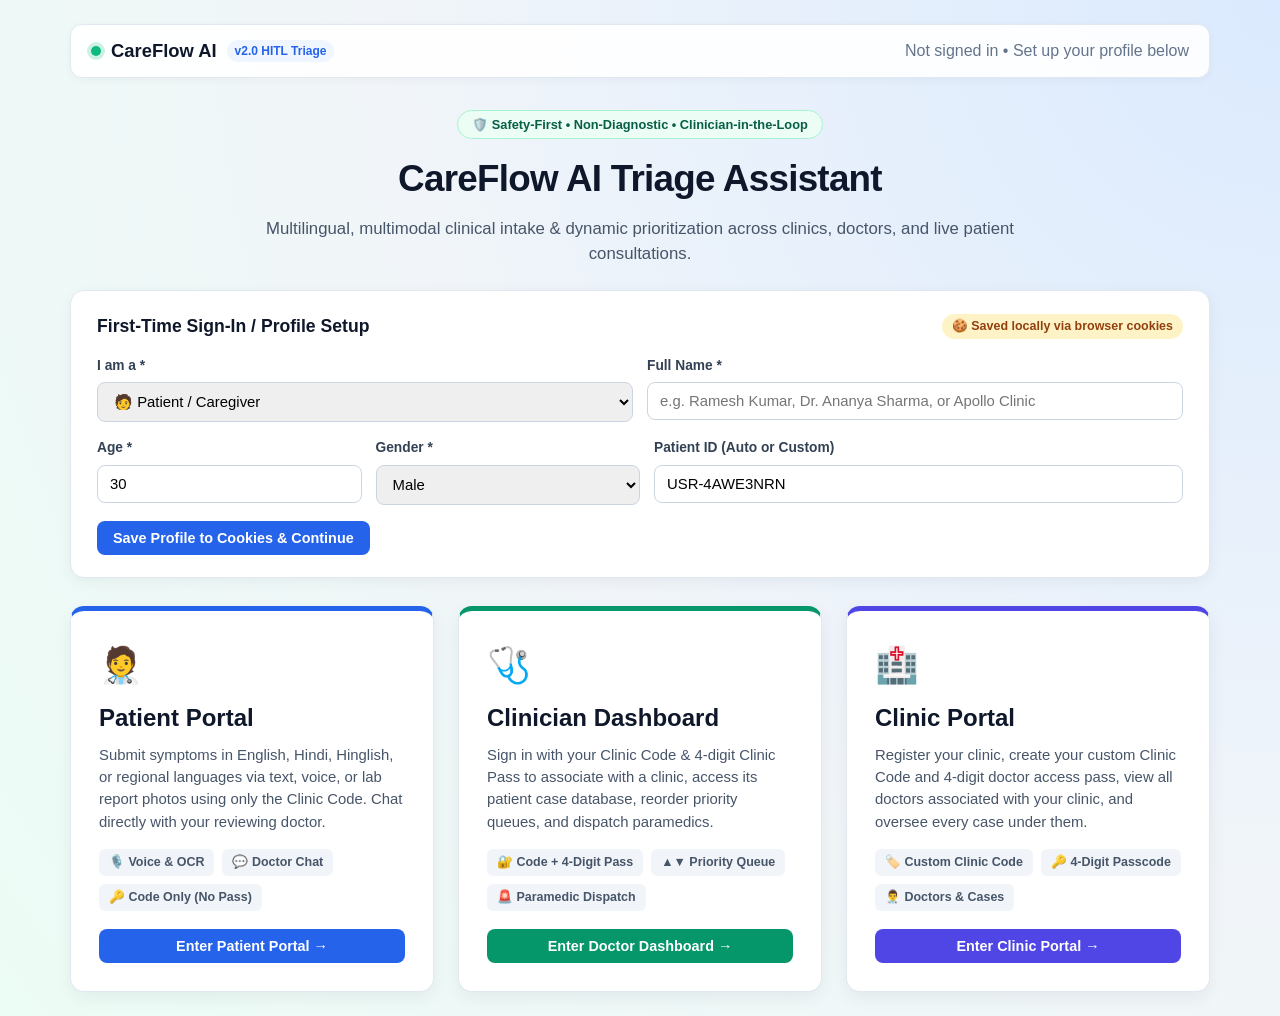
<file: index.html>
<!DOCTYPE html>
<html lang="en">
<head>
    <meta charset="UTF-8">
    <meta name="viewport" content="width=device-width, initial-scale=1.0">
    <title>CareFlow AI — Human-in-the-Loop Healthcare Triage</title>
    <link rel="stylesheet" href="style.css">
</head>
<body class="landing-body">
    <div class="landing-wrapper">
        <!-- Top Session Bar -->
        <header class="session-topbar">
            <div class="brand-logo">
                <span class="pulse-dot"></span>
                <strong>CareFlow AI</strong>
                <span class="version-pill">v2.0 HITL Triage</span>
            </div>
            <div id="userGreetingBar" class="user-greeting-bar">
                <!-- Populated dynamically from cookies -->
            </div>
        </header>

        <!-- Hero Section -->
        <div class="landing-hero">
            <div class="safety-pill">🛡️ Safety-First • Non-Diagnostic • Clinician-in-the-Loop</div>
            <h1 id="heroGreetingTitle">CareFlow AI Triage Assistant</h1>
            <p class="hero-subtitle">
                Multilingual, multimodal clinical intake &amp; dynamic prioritization across clinics, doctors, and live patient consultations.
            </p>
        </div>

        <!-- First-Time / Switch Sign-In Card -->
        <section id="authCard" class="auth-card">
            <div class="auth-card-header">
                <h3 id="authCardTitle">Quick Sign-In / Profile Setup</h3>
                <span class="cookie-badge">🍪 Saved locally via browser cookies</span>
            </div>
            <form id="cookieAuthForm" class="auth-form">
                <div class="form-row">
                    <div class="form-group half">
                        <label for="authRole">I am a *</label>
                        <select id="authRole" required>
                            <option value="patient">🧑 Patient / Caregiver</option>
                            <option value="doctor">🩺 Doctor / Healthcare Professional</option>
                            <option value="clinic">🏥 Clinic / Hospital Administration</option>
                        </select>
                    </div>
                    <div class="form-group half">
                        <label for="authName" id="authNameLabel">Full Name *</label>
                        <input type="text" id="authName" placeholder="e.g. Ramesh Kumar, Dr. Ananya Sharma, or Apollo Clinic" required>
                    </div>
                </div>

                <!-- Patient-Specific Profile Fields -->
                <div id="patientAuthFields" class="form-row">
                    <div class="form-group quarter">
                        <label for="authAge">Age *</label>
                        <input type="number" id="authAge" placeholder="32" min="1" max="120" value="30">
                    </div>
                    <div class="form-group quarter">
                        <label for="authGender">Gender *</label>
                        <select id="authGender">
                            <option value="Male">Male</option>
                            <option value="Female">Female</option>
                            <option value="Other">Other</option>
                        </select>
                    </div>
                    <div class="form-group half">
                        <label for="authPatientId">Patient ID (Auto or Custom)</label>
                        <input type="text" id="authPatientId" placeholder="e.g. USR-8492">
                    </div>
                </div>

                <!-- Doctor-Specific Profile Fields -->
                <div id="doctorAuthFields" class="form-row" style="display: none;">
                    <div class="form-group half">
                        <label for="authClinic">Associated Clinic Code *</label>
                        <input type="text" id="authClinic" placeholder="e.g. CARE-101" value="CARE-101">
                    </div>
                    <div class="form-group half">
                        <label for="authDept">Primary Department *</label>
                        <select id="authDept">
                            <option value="All">All Departments</option>
                            <option value="Emergency & Trauma">Emergency &amp; Trauma</option>
                            <option value="General Medicine">General Medicine</option>
                            <option value="Cardiology">Cardiology</option>
                            <option value="Pulmonology">Pulmonology</option>
                            <option value="Neurology">Neurology</option>
                            <option value="Orthopedics">Orthopedics</option>
                            <option value="Pediatrics">Pediatrics</option>
                            <option value="Gastroenterology">Gastroenterology</option>
                            <option value="Dermatology">Dermatology</option>
                            <option value="Psychiatry">Psychiatry</option>
                            <option value="Obstetrics & Gynecology">Obstetrics &amp; Gynecology (OB-GYN)</option>
                            <option value="ENT">ENT (Otolaryngology)</option>
                            <option value="Nephrology">Nephrology</option>
                            <option value="Oncology">Oncology</option>
                        </select>
                    </div>
                </div>

                <!-- Clinic-Specific Profile Fields -->
                <div id="clinicAuthFields" class="form-row" style="display: none;">
                    <div class="form-group half">
                        <label for="authClinicAdminCode">Clinic Code *</label>
                        <input type="text" id="authClinicAdminCode" placeholder="e.g. CARE-101" value="CARE-101" style="text-transform: uppercase;">
                    </div>
                    <div class="form-group half">
                        <label>Clinic Security Gate</label>
                        <input type="text" value="Requires 4-Digit Clinic Pass on next screen" disabled style="background:#f8fafc; color:#64748b;">
                    </div>
                </div>

                <div class="auth-actions">
                    <button type="submit" class="primary-btn">Save Profile to Cookies &amp; Continue</button>
                    <button type="button" id="clearCookieBtn" class="ghost-btn" style="display: none;">Clear Saved Profile</button>
                </div>
            </form>
        </section>

        <!-- Role Portals (Patient, Doctor, Clinic) -->
        <div class="role-selection">
            <div class="role-card patient-portal-card" onclick="window.location.href='patient.html'">
                <div class="role-icon">🧑‍⚕️</div>
                <h2>Patient Portal</h2>
                <p>Submit symptoms in English, Hindi, Hinglish, or regional languages via text, voice, or lab report photos using only the Clinic Code. Chat directly with your reviewing doctor.</p>
                <div class="feature-tags">
                    <span>🎙️ Voice &amp; OCR</span>
                    <span>💬 Doctor Chat</span>
                    <span>🔑 Code Only (No Pass)</span>
                </div>
                <button class="primary-btn full-width">Enter Patient Portal →</button>
            </div>

            <div class="role-card doctor-portal-card" onclick="window.location.href='doctor.html'">
                <div class="role-icon">🩺</div>
                <h2>Clinician Dashboard</h2>
                <p>Sign in with your Clinic Code &amp; 4-digit Clinic Pass to associate with a clinic, access its patient case database, reorder priority queues, and dispatch paramedics.</p>
                <div class="feature-tags">
                    <span>🔐 Code + 4-Digit Pass</span>
                    <span>▲▼ Priority Queue</span>
                    <span>🚨 Paramedic Dispatch</span>
                </div>
                <button class="secondary-btn full-width">Enter Doctor Dashboard →</button>
            </div>

            <div class="role-card clinic-portal-card" onclick="window.location.href='clinic.html'">
                <div class="role-icon">🏥</div>
                <h2>Clinic Portal</h2>
                <p>Register your clinic, create your custom Clinic Code and 4-digit doctor access pass, view all doctors associated with your clinic, and oversee every case under them.</p>
                <div class="feature-tags">
                    <span>🏷️ Custom Clinic Code</span>
                    <span>🔑 4-Digit Passcode</span>
                    <span>👨‍⚕️ Doctors &amp; Cases</span>
                </div>
                <button class="clinic-btn full-width">Enter Clinic Portal →</button>
            </div>
        </div>
    </div>

    <script>
        function setCookie(name, value, days = 30) {
            const d = new Date();
            d.setTime(d.getTime() + (days * 24 * 60 * 60 * 1000));
            const encoded = encodeURIComponent(JSON.stringify(value));
            document.cookie = `${name}=${encoded};expires=${d.toUTCString()};path=/;SameSite=Lax`;
            try { localStorage.setItem(name, JSON.stringify(value)); } catch (e) {}
        }

        function getCookie(name) {
            const nameEQ = name + "=";
            const ca = document.cookie.split(';');
            for (let i = 0; i < ca.length; i++) {
                let c = ca[i].trim();
                if (c.indexOf(nameEQ) === 0) {
                    try {
                        return JSON.parse(decodeURIComponent(c.substring(nameEQ.length)));
                    } catch (e) {}
                }
            }
            try {
                const fallback = localStorage.getItem(name);
                return fallback ? JSON.parse(fallback) : null;
            } catch (e) {
                return null;
            }
        }

        function deleteCookie(name) {
            document.cookie = `${name}=;expires=Thu, 01 Jan 1970 00:00:00 UTC;path=/;`;
            try { localStorage.removeItem(name); } catch (e) {}
        }

        const authRole = document.getElementById('authRole');
        const patientAuthFields = document.getElementById('patientAuthFields');
        const doctorAuthFields = document.getElementById('doctorAuthFields');
        const clinicAuthFields = document.getElementById('clinicAuthFields');
        const authNameLabel = document.getElementById('authNameLabel');
        const cookieAuthForm = document.getElementById('cookieAuthForm');
        const userGreetingBar = document.getElementById('userGreetingBar');
        const heroGreetingTitle = document.getElementById('heroGreetingTitle');
        const authCardTitle = document.getElementById('authCardTitle');
        const clearCookieBtn = document.getElementById('clearCookieBtn');

        function updateRoleFieldsVisibility(role) {
            patientAuthFields.style.display = role === 'patient' ? 'flex' : 'none';
            doctorAuthFields.style.display = role === 'doctor' ? 'flex' : 'none';
            clinicAuthFields.style.display = role === 'clinic' ? 'flex' : 'none';
            authNameLabel.textContent = role === 'clinic' ? 'Clinic / Hospital Name *' : 'Full Name *';
        }

        authRole.addEventListener('change', () => {
            updateRoleFieldsVisibility(authRole.value);
        });

        function renderProfileState() {
            const user = getCookie('careflow_user');
            if (user && user.name) {
                const role = user.role || 'patient';
                const isDoc = role === 'doctor';
                const isClinic = role === 'clinic';

                const displayTitle = isDoc && !user.name.toLowerCase().startsWith('dr')
                    ? 'Dr. ' + user.name
                    : user.name;

                heroGreetingTitle.textContent = `Welcome back, ${displayTitle}!`;

                const roleBadge = isClinic ? '🏥 Clinic' : (isDoc ? '🩺 Doctor' : '🧑 Patient');
                const targetHref = isClinic ? 'clinic.html' : (isDoc ? 'doctor.html' : 'patient.html');
                const targetText = isClinic ? 'Clinic Console' : (isDoc ? 'Clinic Queue' : 'Dashboard');

                userGreetingBar.innerHTML = `
                    <span class="user-chip">
                        ${roleBadge}: <strong>${user.name}</strong>
                        <small>(${user.userId || user.clinicCode || ''})</small>
                    </span>
                    <button class="sm-btn" onclick="window.location.href='${targetHref}'">
                        Go to My ${targetText} →
                    </button>
                `;
                authCardTitle.textContent = `Update Active Profile (${user.userId || user.clinicCode})`;
                authRole.value = role;
                document.getElementById('authName').value = user.name;
                updateRoleFieldsVisibility(role);

                if (isDoc) {
                    document.getElementById('authClinic').value = user.clinicCode || 'CARE-101';
                    document.getElementById('authDept').value = user.department || 'All';
                } else if (isClinic) {
                    document.getElementById('authClinicAdminCode').value = user.clinicCode || 'CARE-101';
                } else {
                    document.getElementById('authAge').value = user.age || 30;
                    document.getElementById('authGender').value = user.gender || 'Male';
                    document.getElementById('authPatientId').value = user.userId || '';
                }
                clearCookieBtn.style.display = 'inline-block';
            } else {
                heroGreetingTitle.textContent = 'CareFlow AI Triage Assistant';
                userGreetingBar.innerHTML = `<span class="text-muted">Not signed in • Set up your profile below</span>`;
                authCardTitle.textContent = 'First-Time Sign-In / Profile Setup';
                document.getElementById('authPatientId').value = randomId('USR');
                updateRoleFieldsVisibility(authRole.value);
                clearCookieBtn.style.display = 'none';
            }
        }

        function randomId(prefix, len = 8) {
            const chars = 'ABCDEFGHJKLMNPQRSTUVWXYZ23456789';
            const a = new Uint32Array(len);
            crypto.getRandomValues(a);
            return prefix + '-' + Array.from(a, n => chars[n % chars.length]).join('');
        }

        cookieAuthForm.addEventListener('submit', (e) => {
            e.preventDefault();
            const role = authRole.value;
            const name = document.getElementById('authName').value.trim();
            const existing = getCookie('careflow_user');

            const clinicCode = role === 'clinic'
                ? (document.getElementById('authClinicAdminCode').value || 'CARE-101').trim().toUpperCase()
                : (document.getElementById('authClinic').value || 'CARE-101').trim().toUpperCase();

            const profile = {
                role,
                name,
                userId: role === 'patient'
                    ? (document.getElementById('authPatientId').value.trim().toUpperCase() || randomId('USR'))
                    : (role === 'clinic' ? clinicCode : (existing && existing.role === 'doctor' ? existing.userId : ('DOC-' + Math.floor(100 + Math.random() * 900)))),
                age: document.getElementById('authAge').value || 30,
                gender: document.getElementById('authGender').value || 'Male',
                clinicCode,
                department: document.getElementById('authDept').value || 'All',
                savedClinics: existing?.savedClinics || [clinicCode]
            };

            setCookie('careflow_user', profile, 30);
            renderProfileState();
            window.location.href = role === 'clinic' ? 'clinic.html' : (role === 'doctor' ? 'doctor.html' : 'patient.html');
        });

        clearCookieBtn.addEventListener('click', () => {
            deleteCookie('careflow_user');
            cookieAuthForm.reset();
            renderProfileState();
        });

        renderProfileState();
    </script>
</body>
</html>
</file>
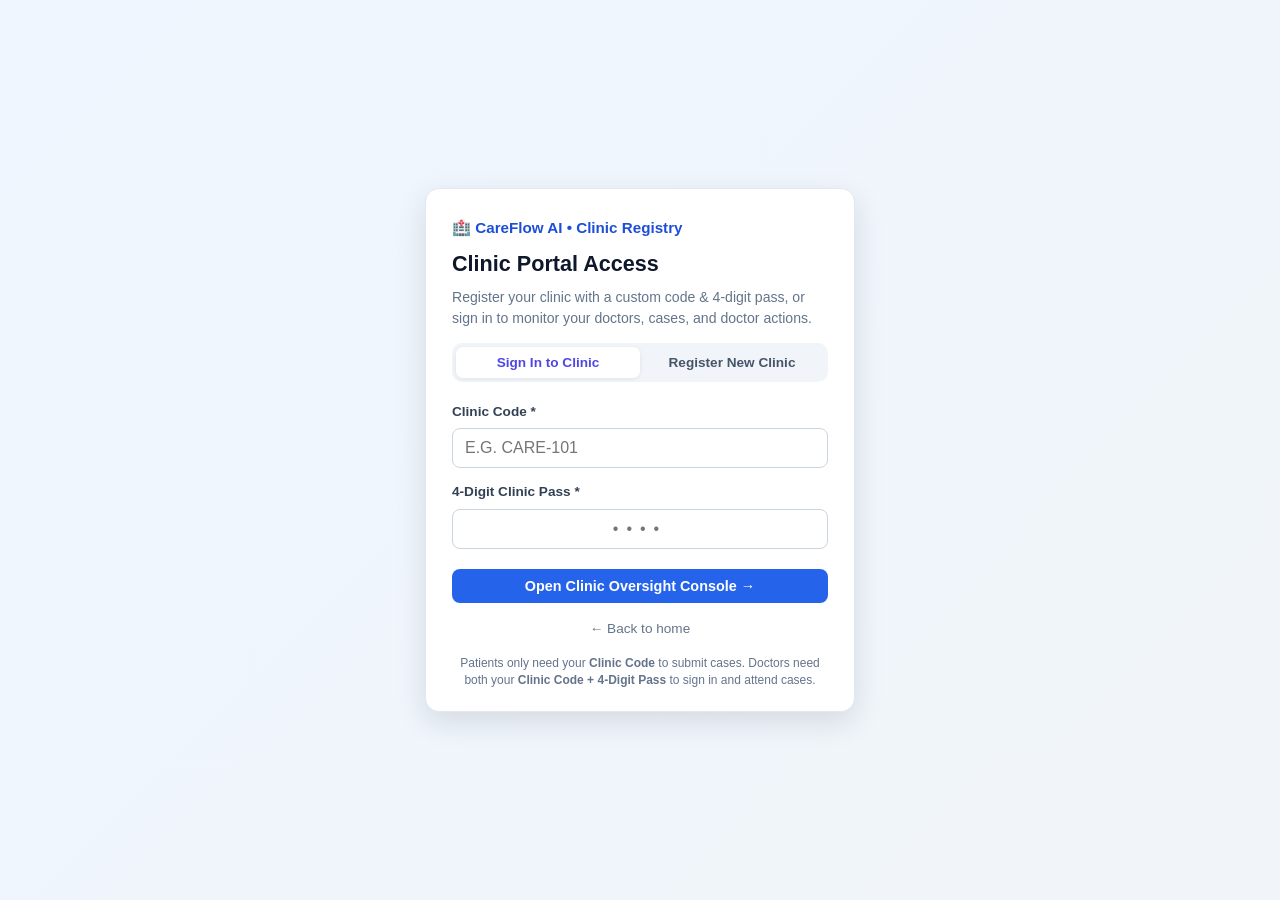
<file: clinic.html>
<!DOCTYPE html>
<html lang="en">
<head>
    <meta charset="UTF-8">
    <meta name="viewport" content="width=device-width, initial-scale=1.0">
    <title>Clinic Oversight Console — CareFlow AI</title>
    <link rel="stylesheet" href="style.css">
</head>
<body class="portal-body clinic-locked">
    <!-- Clinic Registration & Sign-In Gate -->
    <div id="clinicAuthGate" class="doctor-login-gate" role="dialog" aria-modal="true" aria-labelledby="clinicGateTitle">
        <div class="clinic-auth-card">
            <div class="login-brand">🏥 CareFlow AI • Clinic Registry</div>
            <h2 id="clinicGateTitle">Clinic Portal Access</h2>
            <p class="login-sub">Register your clinic with a custom code &amp; 4-digit pass, or sign in to monitor your doctors, cases, and doctor actions.</p>

            <!-- Mode Tabs -->
            <div class="clinic-auth-tabs">
                <button type="button" id="tabClinicSignIn" class="clinic-tab-btn active" onclick="switchClinicAuthTab('signin')">Sign In to Clinic</button>
                <button type="button" id="tabClinicRegister" class="clinic-tab-btn" onclick="switchClinicAuthTab('register')">Register New Clinic</button>
            </div>

            <!-- Sign-In Form -->
            <form id="clinicSignInForm" class="clinic-gate-form" autocomplete="off">
                <label for="signInClinicCode">Clinic Code *</label>
                <input type="text" id="signInClinicCode" placeholder="e.g. CARE-101" required style="text-transform: uppercase;">

                <label for="signInClinicPass">4-Digit Clinic Pass *</label>
                <input type="password" id="signInClinicPass" class="pin-input" inputmode="numeric" maxlength="4" pattern="[0-9]{4}" placeholder="••••" required>

                <div id="clinicSignInError" class="login-error" role="alert" style="display: none;"></div>

                <button type="submit" id="clinicSignInBtn" class="primary-btn full-width" style="margin-top:14px;">Open Clinic Oversight Console →</button>
            </form>

            <!-- Register Form -->
            <form id="clinicRegisterForm" class="clinic-gate-form" autocomplete="off" style="display: none;">
                <label for="regClinicName">Clinic / Hospital Name *</label>
                <input type="text" id="regClinicName" placeholder="e.g. Apollo Multispecialty Clinic" required>

                <div class="form-row" style="margin-top:8px;">
                    <div class="form-group half" style="margin-bottom:0;">
                        <label for="regClinicCode">Create Clinic Code *</label>
                        <input type="text" id="regClinicCode" placeholder="e.g. CARE-101" required style="text-transform: uppercase;">
                    </div>
                    <div class="form-group half" style="margin-bottom:0;">
                        <label for="regClinicPass">Set 4-Digit Pass *</label>
                        <input type="password" id="regClinicPass" class="pin-input" inputmode="numeric" maxlength="4" pattern="[0-9]{4}" placeholder="••••" required>
                    </div>
                </div>

                <label for="regClinicLocation">City / Address (Optional)</label>
                <input type="text" id="regClinicLocation" placeholder="e.g. Varanasi, Uttar Pradesh">

                <div id="clinicRegisterError" class="login-error" role="alert" style="display: none;"></div>

                <button type="submit" id="clinicRegisterBtn" class="secondary-btn full-width" style="margin-top:14px;">Register Clinic &amp; Open Console →</button>
            </form>

            <a href="index.html" class="login-back">← Back to home</a>
            <p class="login-note">
                Patients only need your <strong>Clinic Code</strong> to submit cases. Doctors need both your <strong>Clinic Code + 4-Digit Pass</strong> to sign in and attend cases.
            </p>
        </div>
    </div>

    <!-- Top Clinic Navigation Bar -->
    <header class="portal-topbar">
        <div class="topbar-left">
            <a href="index.html" class="back-link">← Home</a>
            <span class="badge badge-clinic">🏥 Clinic Live Observation Console (Read-Only Oversight)</span>
        </div>
        <div id="clinicHeaderRight" class="topbar-right"></div>
    </header>

    <!-- Clinic Credentials & Command Banner -->
    <section class="clinic-command-banner">
        <div class="clinic-identity-block">
            <div class="clinic-title-row">
                <h1 id="clinicDisplayName">Loading Clinic...</h1>
                <span id="clinicLocationBadge" class="demog-pill"></span>
            </div>
            <p class="clinic-sub-note">
                Live read-only oversight of all doctors signed into this clinic, all patient cases across all departments, and what each doctor did to the cases (attending, approved, emergency dispatched, or dissolved).
            </p>
        </div>

        <div class="clinic-credentials-box">
            <div class="cred-item">
                <span class="cred-label">CLINIC CODE (PATIENTS &amp; DOCTORS)</span>
                <div class="cred-value-row">
                    <strong id="bannerClinicCode" class="cred-code">---</strong>
                    <button type="button" class="chip-btn" onclick="copyClinicCode()">📋 Copy</button>
                </div>
            </div>

            <div class="cred-item">
                <span class="cred-label">DOCTOR 4-DIGIT ACCESS PASS</span>
                <div class="cred-value-row">
                    <strong id="bannerClinicPass" class="cred-pass">••••</strong>
                    <button type="button" id="togglePassBtn" class="chip-btn" onclick="togglePassVisibility()">👁️ Show</button>
                </div>
            </div>

            <div class="cred-actions">
                <button type="button" id="syncClinicBtn" class="primary-btn sm-btn" onclick="syncClinicDashboard()">↻ Refresh Live View</button>
            </div>
        </div>
    </section>

    <!-- Clinic-Wide Metrics Bar -->
    <section class="queue-stats-bar">
        <div class="stat-pill">👨‍⚕️ Associated Doctors: <strong id="statTotalDoctors">0</strong></div>
        <div class="stat-pill">📋 Total Cases: <strong id="statTotalCases">0</strong></div>
        <div class="stat-pill">🩺 Attending / Reviewed: <strong id="statAttendedCases">0</strong></div>
        <div class="stat-pill">🔒 Dissolved: <strong id="statDissolvedCases">0</strong></div>
        <div class="stat-pill stat-critical">🔴 Critical: <strong id="statCriticalCases">0</strong></div>
        <div class="stat-pill stat-urgent">🟠 Urgent: <strong id="statUrgentCases">0</strong></div>
        <div class="stat-pill stat-routine">🟢 Routine: <strong id="statRoutineCases">0</strong></div>
    </section>

    <!-- View Mode Filter Bar -->
    <section class="clinic-control-bar">
        <div class="clinic-view-toolbar">
            <div class="clinic-view-tabs">
                <button type="button" id="viewTabDoctors" class="clinic-view-btn active" onclick="setClinicMainView('doctors')">
                    👨‍⚕️ Doctors &amp; What They Did (<span id="tabDocCount">0</span>)
                </button>
                <button type="button" id="viewTabAllCases" class="clinic-view-btn" onclick="setClinicMainView('cases')">
                    🗂️ All Clinic Cases &amp; Doctor Actions (<span id="tabCaseCount">0</span>)
                </button>
            </div>

            <div class="clinic-Search-filters">
                <select id="clinicDoctorFilter" onchange="renderClinicViews()">
                    <option value="ALL">All Doctors</option>
                </select>
                <select id="clinicPriorityFilter" onchange="renderClinicViews()">
                    <option value="ALL">All Priorities</option>
                    <option value="CRITICAL">🔴 Critical Only</option>
                    <option value="URGENT">🟠 Urgent Only</option>
                    <option value="ROUTINE">🟢 Routine Only</option>
                </select>
                <select id="clinicStatusFilter" onchange="renderClinicViews()">
                    <option value="ALL">All Case Statuses</option>
                    <option value="ATTENDING">🩺 Attending</option>
                    <option value="APPROVED">✓ Approved / Note Saved</option>
                    <option value="EMERGENCY_DISPATCHED">🚨 Emergency Dispatched</option>
                    <option value="DISSOLVED">🔒 Dissolved / Closed</option>
                    <option value="PENDING_REVIEW">⏳ Pending Initial Review</option>
                </select>
            </div>
        </div>
    </section>

    <!-- Main Read-Only Oversight Container -->
    <main class="doctor-main-container">
        <!-- View 1: Doctors & Cases Under Them -->
        <div id="doctorsWithCasesView">
            <div id="unattendedCasesBanner" style="display: none; margin-bottom: 24px;"></div>
            <div id="doctorsRosterContainer" class="clinic-doctors-grid">
                <div class="loading-box">Loading associated doctors and their case activity...</div>
            </div>
        </div>

        <!-- View 2: All Clinic Cases & Doctor Action Logs -->
        <div id="allClinicCasesView" style="display: none;">
            <div id="allClinicCasesContainer" class="triage-grid"></div>
        </div>
    </main>

    <script src="esi-engine.js"></script>
    <script src="clinic.js"></script>
</body>
</html>
</file>
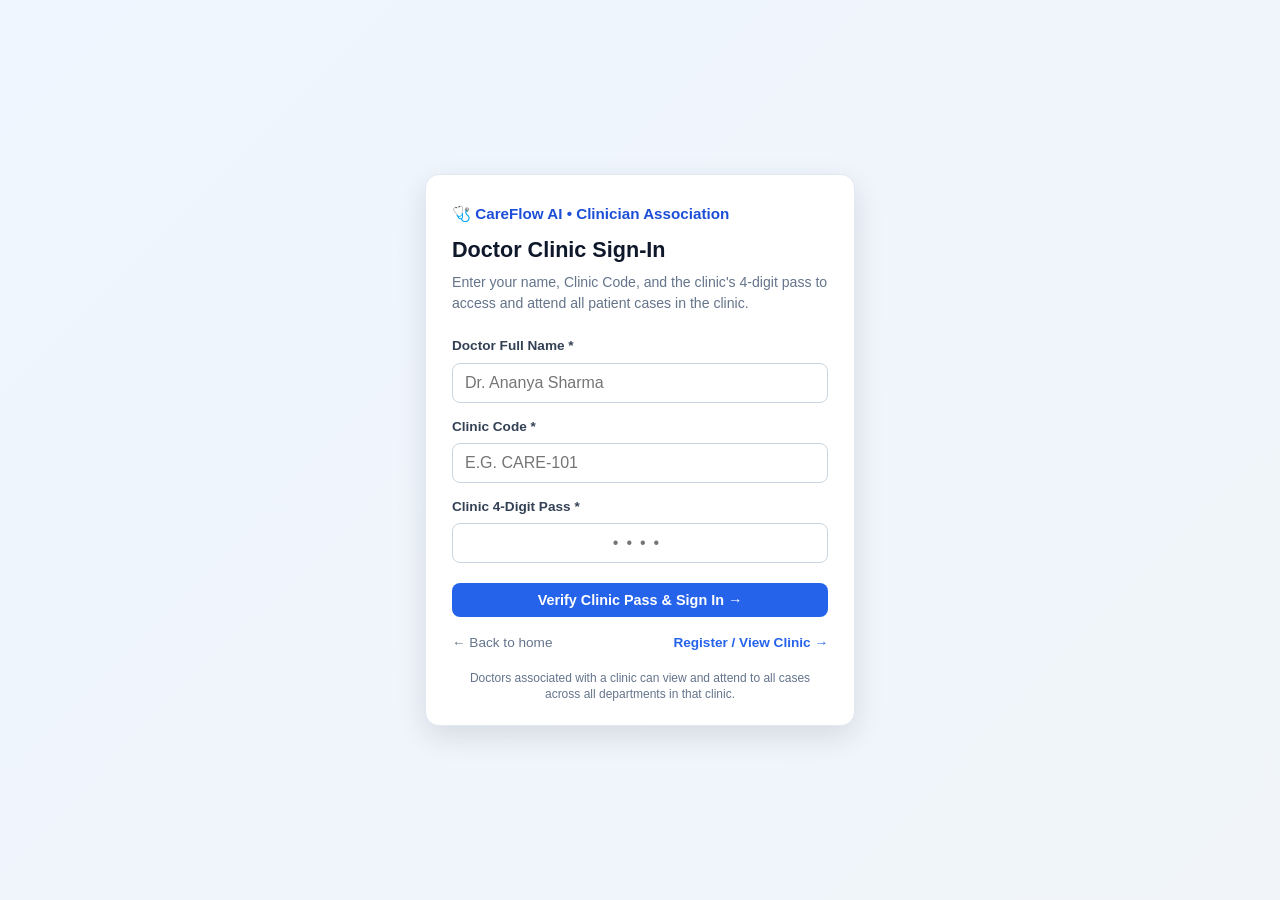
<file: doctor.html>
<!DOCTYPE html>
<html lang="en">
<head>
    <meta charset="UTF-8">
    <meta name="viewport" content="width=device-width, initial-scale=1.0">
    <title>Clinician Triage Dashboard — CareFlow AI</title>
    <link rel="stylesheet" href="style.css">
</head>
<body class="portal-body doctor-locked">
    <!-- Clinician Sign-In Gate (Requires Doctor Name + Clinic Code + 4-Digit Clinic Pass) -->
    <div id="doctorLoginGate" class="doctor-login-gate" role="dialog" aria-modal="true" aria-labelledby="doctorLoginTitle">
        <form id="doctorLoginForm" class="doctor-login-card" autocomplete="off" novalidate>
            <div class="login-brand">🩺 CareFlow AI • Clinician Association</div>
            <h2 id="doctorLoginTitle">Doctor Clinic Sign-In</h2>
            <p class="login-sub">Enter your name, Clinic Code, and the clinic's 4-digit pass to access and attend all patient cases in the clinic.</p>

            <label for="doctorLoginName">Doctor Full Name *</label>
            <input type="text" id="doctorLoginName" placeholder="Dr. Ananya Sharma" autocomplete="off" required>

            <label for="doctorLoginClinicCode">Clinic Code *</label>
            <input type="text" id="doctorLoginClinicCode" placeholder="e.g. CARE-101" autocomplete="off" required style="text-transform: uppercase;">

            <label for="doctorLoginPin">Clinic 4-Digit Pass *</label>
            <input type="password" id="doctorLoginPin" class="pin-input" inputmode="numeric" maxlength="4" pattern="[0-9]{4}" placeholder="••••" autocomplete="off" required>

            <div id="doctorLoginError" class="login-error" role="alert" style="display: none;"></div>

            <button type="submit" id="doctorLoginSubmitBtn" class="primary-btn full-width">Verify Clinic Pass &amp; Sign In →</button>
            <div style="display:flex; justify-content:space-between; margin-top:10px; font-size:0.84rem;">
                <a href="index.html" class="login-back" style="margin:0;">← Back to home</a>
                <a href="clinic.html" class="login-back" style="margin:0; color:#2563eb; font-weight:600;">Register / View Clinic →</a>
            </div>
            <p id="doctorLoginNote" class="login-note"></p>
        </form>
    </div>

    <!-- Top Clinician Bar -->
    <header class="portal-topbar">
        <div class="topbar-left">
            <a href="index.html" class="back-link">← Home</a>
            <span class="badge badge-doctor">🩺 Clinician Triage Console (All Departments)</span>
        </div>
        <div id="doctorGreetingHeader" class="topbar-right">
            <!-- Populated from Session -->
        </div>
    </header>

    <!-- Clinic & Filter Bar -->
    <section class="clinic-control-bar">
        <form id="doctorFilterForm" class="clinic-switcher-form">
            <div class="switcher-item">
                <label for="docNameInput">Attending Clinician</label>
                <input type="text" id="docNameInput" placeholder="Dr. Ananya Sharma" required>
            </div>

            <div class="switcher-item">
                <label for="docClinicCode">Associated Clinic Code</label>
                <div style="display:flex; gap:6px;">
                    <input type="text" id="docClinicCode" placeholder="e.g. CARE-101" required style="width: 135px; text-transform: uppercase;">
                    <select id="quickClinicSelect" title="Switch Associated Clinic" style="width: 145px;">
                        <option value="">Unlocked Clinics...</option>
                    </select>
                </div>
            </div>

            <div class="switcher-item">
                <label for="docDepartment">Department View (All Visible by Default)</label>
                <select id="docDepartment">
                    <option value="All" selected>All Departments (Show Every Case)</option>
                    <option value="Emergency & Trauma">Emergency &amp; Trauma</option>
                    <option value="General Medicine">General Medicine</option>
                    <option value="Cardiology">Cardiology</option>
                    <option value="Pulmonology">Pulmonology</option>
                    <option value="Neurology">Neurology</option>
                    <option value="Orthopedics">Orthopedics</option>
                    <option value="Pediatrics">Pediatrics</option>
                    <option value="Gastroenterology">Gastroenterology</option>
                    <option value="Dermatology">Dermatology</option>
                    <option value="Psychiatry">Psychiatry</option>
                    <option value="Obstetrics & Gynecology">Obstetrics &amp; Gynecology (OB-GYN)</option>
                    <option value="ENT">ENT (Otolaryngology)</option>
                    <option value="Nephrology">Nephrology</option>
                    <option value="Oncology">Oncology</option>
                </select>
            </div>

            <div class="switcher-item">
                <label for="docStatusFilter">Case Status Filter</label>
                <select id="docStatusFilter">
                    <option value="ALL" selected>All Cases in Clinic (Active &amp; Closed)</option>
                    <option value="ACTIVE">Active Queue Only (Excl. Dissolved)</option>
                    <option value="ATTENDING">Currently Attending</option>
                    <option value="PENDING_REVIEW">Pending Initial Review</option>
                    <option value="APPROVED">Approved / Note Sent</option>
                    <option value="EMERGENCY_DISPATCHED">Emergency Dispatched</option>
                    <option value="DISSOLVED">Dissolved / Closed</option>
                </select>
            </div>

            <div class="switcher-actions">
                <button type="submit" class="primary-btn">Load Queue</button>
                <button type="button" id="refreshQueueBtn" class="override-btn">↻ Sync</button>
            </div>
        </form>
    </section>

    <!-- Queue Metrics Bar -->
    <section class="queue-stats-bar" id="queueStatsBar">
        <div class="stat-pill stat-critical">🔴 Critical: <strong id="countCritical">0</strong></div>
        <div class="stat-pill stat-urgent">🟠 Urgent: <strong id="countUrgent">0</strong></div>
        <div class="stat-pill stat-routine">🟢 Routine: <strong id="countRoutine">0</strong></div>
        <div class="stat-pill">🩺 Attending: <strong id="countAttending">0</strong></div>
        <div class="stat-pill stat-total">📋 Total Shown: <strong id="countTotal">0</strong></div>
    </section>

    <!-- Main Prioritized Triage Queue -->
    <main class="doctor-main-container">
        <div id="triageQueue" class="triage-grid">
            <!-- Dynamically populated by doctor.js -->
        </div>
    </main>

    <!-- Modal 1: Priority Downgrade Confirmation Modal -->
    <div id="priorityConfirmModal" class="modal-overlay" style="display: none;">
        <div class="modal-card">
            <div class="modal-header warning-header">
                <h3>⚠️ Confirm Priority Reclassification</h3>
            </div>
            <div class="modal-body" id="priorityConfirmBody"></div>
            <div class="modal-actions">
                <button type="button" id="confirmPriorityChangeBtn" class="approve-btn">Confirm &amp; Change Priority</button>
                <button type="button" id="cancelPriorityChangeBtn" class="override-btn">Cancel</button>
            </div>
        </div>
    </div>

    <!-- Modal 2: Emergency Paramedic Team Dispatch Popup -->
    <div id="paramedicModal" class="modal-overlay" style="display: none;">
        <div class="modal-card paramedic-modal-card">
            <div class="modal-header emergency-header">
                <h3>🚨 Hospital Paramedic Rapid Response Dispatch</h3>
            </div>
            <div class="modal-body" id="paramedicModalBody"></div>
            <div class="modal-actions">
                <button type="button" id="confirmParamedicDispatchBtn" class="emergency-btn">🚑 Transmit Patient Packet to Paramedic Unit</button>
                <button type="button" id="closeParamedicModalBtn" class="override-btn">Close</button>
            </div>
        </div>
    </div>

    <!-- Modal 3: Clinic Switch Passcode Verification Modal -->
    <div id="clinicPassModal" class="modal-overlay" style="display: none;">
        <div class="modal-card" style="max-width: 420px;">
            <div class="modal-header warning-header">
                <h3>🔐 Verify Clinic 4-Digit Pass</h3>
            </div>
            <form id="clinicSwitchPassForm">
                <div class="modal-body">
                    <p style="margin-top:0; font-size:0.9rem;">
                        To associate with clinic <strong id="switchTargetClinicLabel"></strong> and view its patient cases, enter that clinic's 4-digit pass:
                    </p>
                    <input type="password" id="switchClinicPassInput" class="pin-input" inputmode="numeric" maxlength="4" pattern="[0-9]{4}" placeholder="••••" required style="width:100%; padding:10px; border:1px solid #cbd5e1; border-radius:8px; font-size:1.25rem; text-align:center; letter-spacing:0.4em;">
                    <div id="switchClinicPassError" class="login-error" style="display:none; margin-top:8px;"></div>
                </div>
                <div class="modal-actions">
                    <button type="submit" id="switchClinicSubmitBtn" class="primary-btn">Verify &amp; Load Clinic</button>
                    <button type="button" id="cancelClinicSwitchBtn" class="override-btn">Cancel</button>
                </div>
            </form>
        </div>
    </div>

    <script src="esi-engine.js"></script>
    <script src="doctor-auth.js"></script>
    <script src="doctor.js"></script>
</body>
</html>
</file>
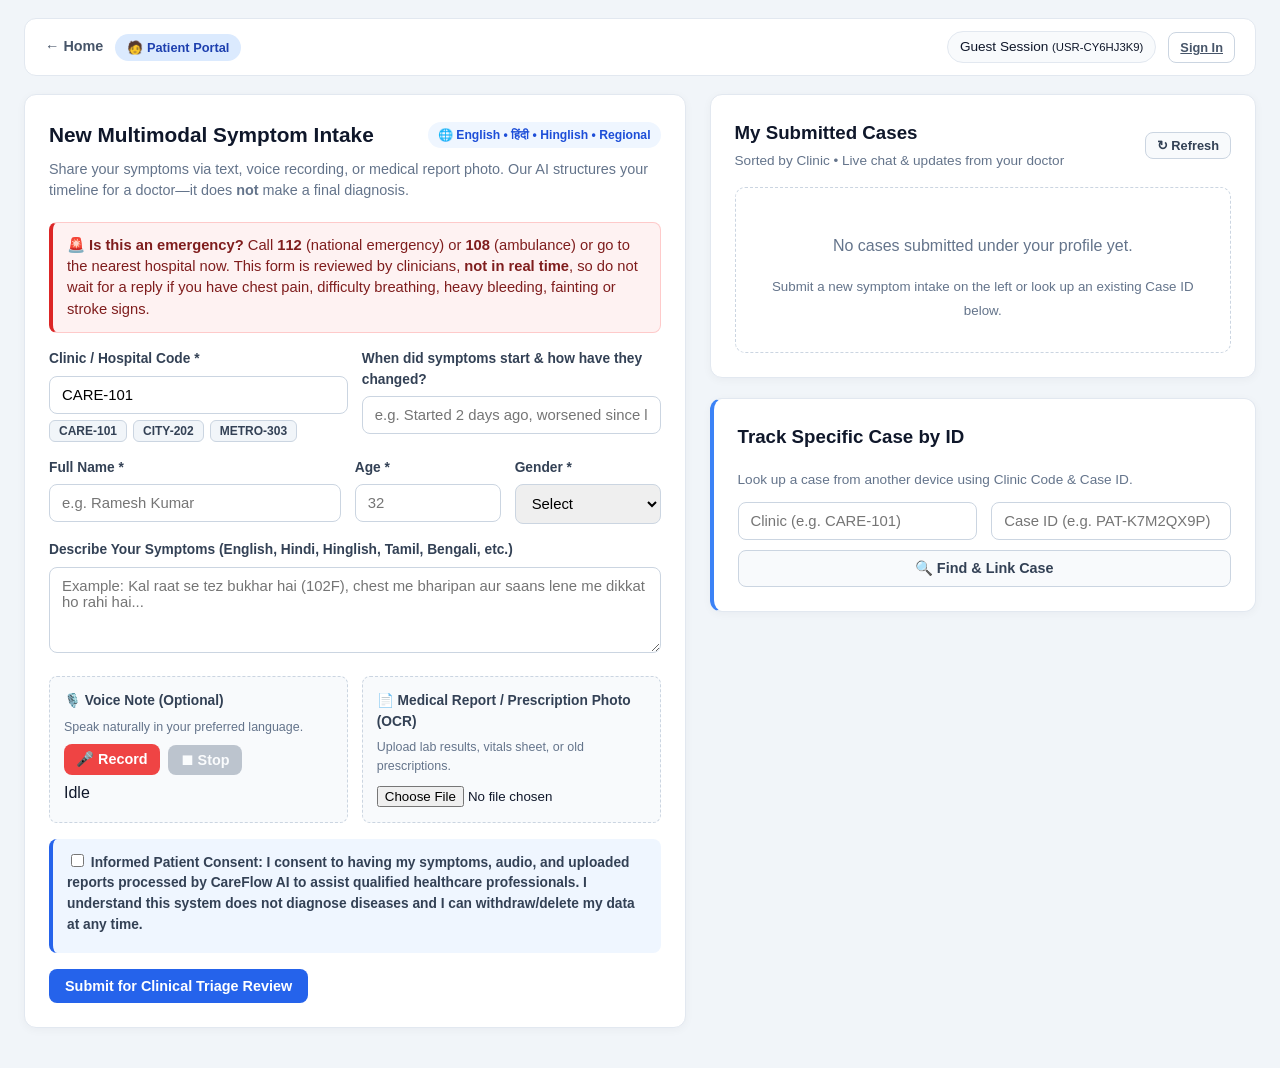
<file: patient.html>
<!DOCTYPE html>
<html lang="en">
<head>
    <meta charset="UTF-8">
    <meta name="viewport" content="width=device-width, initial-scale=1.0">
    <title>Patient Portal — CareFlow AI</title>
    <link rel="stylesheet" href="style.css">
</head>
<body class="portal-body">
    <!-- Top Navigation -->
    <header class="portal-topbar">
        <div class="topbar-left">
            <a href="index.html" class="back-link">← Home</a>
            <span class="badge badge-patient">🧑 Patient Portal</span>
        </div>
        <div id="patientGreetingHeader" class="topbar-right">
            <!-- Populated from Cookie -->
        </div>
    </header>

    <div class="portal-layout">
        <!-- Left Column: New Multimodal Triage Intake -->
        <section class="portal-col-main">
            <div class="form-card">
                <div class="card-title-row">
                    <h2>New Multimodal Symptom Intake</h2>
                    <span class="lang-pill">🌐 English • हिंदी • Hinglish • Regional</span>
                </div>
                <p class="subtitle">
                    Share your symptoms via text, voice recording, or medical report photo. Our AI structures your timeline for a doctor—it does <strong>not</strong> make a final diagnosis.
                </p>

                <div class="intake-emergency-notice" role="alert">
                    🚨 <strong>Is this an emergency?</strong> Call <strong>112</strong> (national emergency) or <strong>108</strong> (ambulance) or go to the nearest hospital now.
                    This form is reviewed by clinicians, <strong>not in real time</strong>, so do not wait for a reply if you have chest pain, difficulty breathing, heavy bleeding, fainting or stroke signs.
                </div>

                <form id="patientForm">
                    <div class="form-row">
                        <div class="form-group half">
                            <label for="clinicCode">Clinic / Hospital Code *</label>
                            <div class="input-with-chips">
                                <input type="text" id="clinicCode" placeholder="e.g. CARE-101" value="CARE-101" required>
                                <div class="quick-chips">
                                    <button type="button" class="chip-btn" onclick="setClinicInput('CARE-101')">CARE-101</button>
                                    <button type="button" class="chip-btn" onclick="setClinicInput('CITY-202')">CITY-202</button>
                                    <button type="button" class="chip-btn" onclick="setClinicInput('METRO-303')">METRO-303</button>
                                </div>
                            </div>
                        </div>
                        <div class="form-group half">
                            <label for="symptomOnset">When did symptoms start &amp; how have they changed?</label>
                            <input type="text" id="symptomOnset" placeholder="e.g. Started 2 days ago, worsened since last night">
                        </div>
                    </div>

                    <div class="form-row">
                        <div class="form-group half">
                            <label for="patientName">Full Name *</label>
                            <input type="text" id="patientName" placeholder="e.g. Ramesh Kumar" required>
                        </div>
                        <div class="form-group quarter">
                            <label for="patientAge">Age *</label>
                            <input type="number" id="patientAge" placeholder="32" min="0" max="120" title="Age in years (enter 0 if under 1 year)" required>
                        </div>
                        <div class="form-group quarter">
                            <label for="patientGender">Gender *</label>
                            <select id="patientGender" required>
                                <option value="">Select</option>
                                <option value="Male">Male</option>
                                <option value="Female">Female</option>
                                <option value="Other">Other</option>
                            </select>
                        </div>
                    </div>

                    <div class="form-group">
                        <label for="symptomsText">Describe Your Symptoms (English, Hindi, Hinglish, Tamil, Bengali, etc.)</label>
                        <textarea id="symptomsText" rows="4" placeholder="Example: Kal raat se tez bukhar hai (102F), chest me bharipan aur saans lene me dikkat ho rahi hai..."></textarea>
                    </div>

                    <div class="form-row">
                        <!-- Voice Input -->
                        <div class="form-group half media-box">
                            <label>🎙️ Voice Note (Optional)</label>
                            <p class="media-hint">Speak naturally in your preferred language.</p>
                            <div class="voice-controls">
                                <button type="button" id="recordBtn" class="record-btn">🎤 Record</button>
                                <button type="button" id="stopRecordBtn" class="stop-btn" disabled>⏹ Stop</button>
                                <button type="button" id="clearAudioBtn" class="ghost-btn sm-btn" style="display:none;">✕ Clear</button>
                            </div>
                            <span id="recordingStatus" class="recording-status">Idle</span>
                            <audio id="audioPreview" controls style="display: none; width: 100%; margin-top: 8px;"></audio>
                        </div>

                        <!-- Medical Report OCR Input -->
                        <div class="form-group half media-box">
                            <label for="reportImage">📄 Medical Report / Prescription Photo (OCR)</label>
                            <p class="media-hint">Upload lab results, vitals sheet, or old prescriptions.</p>
                            <input type="file" id="reportImage" accept="image/*">
                            <div id="imagePreviewContainer" style="display: none; margin-top: 10px; position: relative;">
                                <img id="imagePreview" alt="Report Preview" style="max-height: 110px; border-radius: 6px; border: 1px solid #cbd5e1;">
                                <button type="button" id="clearImageBtn" class="ghost-btn sm-btn" style="display:block; margin-top:4px;">✕ Remove Image</button>
                            </div>
                        </div>
                    </div>

                    <div class="form-group consent-box">
                        <label class="checkbox-container">
                            <input type="checkbox" id="patientConsent" required>
                            <span>
                                <strong>Informed Patient Consent:</strong> I consent to having my symptoms, audio, and uploaded reports processed by CareFlow AI to assist qualified healthcare professionals. I understand this system does <strong>not</strong> diagnose diseases and I can withdraw/delete my data at any time.
                            </span>
                        </label>
                    </div>

                    <button type="submit" id="submitBtn" class="primary-btn submit-btn">Submit for Clinical Triage Review</button>
                </form>

                <div id="statusMessage" class="status-banner" style="display: none;"></div>
            </div>
        </section>

        <!-- Right Column: Patient Dashboard (All Submitted Cases Sorted by Clinic + Manual Lookup) -->
        <aside class="portal-col-side">
            <!-- My Cases Grouped by Clinic -->
            <div class="form-card" style="margin-bottom: 20px;">
                <div class="card-title-row">
                    <div>
                        <h3 id="myCasesHeader" style="margin:0;">My Submitted Cases</h3>
                        <p class="subtitle" style="margin: 4px 0 0 0; font-size: 0.85rem;">Sorted by Clinic • Live chat &amp; updates from your doctor</p>
                    </div>
                    <button type="button" id="refreshMyCasesBtn" class="override-btn sm-btn">↻ Refresh</button>
                </div>

                <div id="myCasesByClinicContainer" style="margin-top: 15px;">
                    <p class="text-muted">Loading your cases...</p>
                </div>
            </div>

            <!-- Lookup Any Case by Clinic + Case ID -->
            <div class="form-card" style="border-left: 4px solid #3b82f6;">
                <h3 style="margin-top:0;">Track Specific Case by ID</h3>
                <p class="subtitle" style="margin-bottom: 12px; font-size: 0.85rem;">Look up a case from another device using Clinic Code &amp; Case ID.</p>
                <div class="form-row">
                    <div class="form-group half" style="margin-bottom: 10px;">
                        <input type="text" id="trackClinicCode" placeholder="Clinic (e.g. CARE-101)">
                    </div>
                    <div class="form-group half" style="margin-bottom: 10px;">
                        <input type="text" id="trackCaseId" placeholder="Case ID (e.g. PAT-K7M2QX9P)">
                    </div>
                </div>
                <button type="button" id="trackBtn" class="override-btn full-width" style="font-weight: 600;">🔍 Find &amp; Link Case</button>
                <div id="trackingResult" style="display: none; margin-top: 15px;"></div>
            </div>
        </aside>
    </div>

    <script src="esi-engine.js"></script>
    <script src="patient.js"></script>
</body>
</html>
</file>
<file: style.css>
:root {
    --bg-main: #f1f5f9;
    --card-bg: #ffffff;
    --text-primary: #0f172a;
    --text-secondary: #475569;
    --text-muted: #64748b;
    --border-color: #e2e8f0;
    --primary-blue: #2563eb;
    --primary-blue-hover: #1d4ed8;
    --emerald: #059669;
    --clinic-indigo: #4f46e5;
    --clinic-indigo-hover: #4338ca;
    --critical-red: #dc2626;
    --urgent-amber: #d97706;
    --routine-green: #10b981;
}

* {
    box-sizing: border-box;
}

body {
    font-family: -apple-system, BlinkMacSystemFont, "Segoe UI", Roboto, Inter, Helvetica, Arial, sans-serif;
    margin: 0;
    padding: 0;
    color: var(--text-primary);
    background-color: var(--bg-main);
    line-height: 1.5;
}

/* ==========================================================================
   LANDING PAGE & COOKIE AUTH BAR
   ========================================================================== */
.landing-body {
    min-height: 100vh;
    background: radial-gradient(circle at top right, #dbeafe 0%, #f1f5f9 55%, #ecfdf5 100%);
    padding: 24px;
}

.landing-wrapper {
    max-width: 1140px;
    margin: 0 auto;
}

.session-topbar {
    display: flex;
    justify-content: space-between;
    align-items: center;
    background: rgba(255, 255, 255, 0.9);
    backdrop-filter: blur(8px);
    padding: 12px 20px;
    border-radius: 12px;
    border: 1px solid var(--border-color);
    box-shadow: 0 2px 10px rgba(15, 23, 42, 0.04);
    flex-wrap: wrap;
    gap: 10px;
}

.brand-logo {
    display: flex;
    align-items: center;
    gap: 10px;
    font-size: 1.15rem;
}

.pulse-dot {
    width: 10px;
    height: 10px;
    background: var(--routine-green);
    border-radius: 50%;
    box-shadow: 0 0 0 4px rgba(16, 185, 129, 0.2);
}

.version-pill {
    font-size: 0.75rem;
    background: #eff6ff;
    color: var(--primary-blue);
    padding: 2px 8px;
    border-radius: 999px;
    font-weight: 600;
}

.user-greeting-bar {
    display: flex;
    align-items: center;
    gap: 10px;
    flex-wrap: wrap;
}

.user-chip {
    background: #f8fafc;
    border: 1px solid var(--border-color);
    padding: 5px 12px;
    border-radius: 999px;
    font-size: 0.85rem;
}

.landing-hero {
    text-align: center;
    margin: 32px auto 24px auto;
    max-width: 760px;
}

.safety-pill {
    display: inline-block;
    background: #ecfdf5;
    color: #065f46;
    border: 1px solid #a7f3d0;
    padding: 4px 14px;
    border-radius: 999px;
    font-size: 0.8rem;
    font-weight: 600;
    margin-bottom: 12px;
}

.landing-hero h1 {
    font-size: 2.3rem;
    margin: 0 0 10px 0;
    color: #0f172a;
    letter-spacing: -0.02em;
}

.hero-subtitle {
    color: var(--text-secondary);
    font-size: 1.05rem;
    margin: 0;
}

.auth-card {
    background: white;
    border-radius: 14px;
    padding: 22px 26px;
    border: 1px solid var(--border-color);
    box-shadow: 0 4px 15px rgba(15, 23, 42, 0.05);
    margin-bottom: 28px;
}

.auth-card-header {
    display: flex;
    justify-content: space-between;
    align-items: center;
    margin-bottom: 16px;
    flex-wrap: wrap;
    gap: 8px;
}

.auth-card-header h3 {
    margin: 0;
    font-size: 1.1rem;
}

.cookie-badge {
    font-size: 0.78rem;
    background: #fef3c7;
    color: #92400e;
    padding: 3px 10px;
    border-radius: 999px;
    font-weight: 600;
}

.auth-actions {
    display: flex;
    gap: 10px;
    align-items: center;
}

.role-selection {
    display: grid;
    grid-template-columns: repeat(auto-fit, minmax(300px, 1fr));
    gap: 24px;
}

.role-card {
    background: white;
    padding: 28px;
    border-radius: 14px;
    border: 1px solid var(--border-color);
    box-shadow: 0 6px 18px rgba(15, 23, 42, 0.06);
    cursor: pointer;
    transition: transform 0.2s, box-shadow 0.2s;
    display: flex;
    flex-direction: column;
    justify-content: space-between;
}

.role-card:hover {
    transform: translateY(-4px);
    box-shadow: 0 12px 24px rgba(15, 23, 42, 0.1);
}

.patient-portal-card {
    border-top: 5px solid var(--primary-blue);
}

.doctor-portal-card {
    border-top: 5px solid var(--emerald);
}

.clinic-portal-card {
    border-top: 5px solid var(--clinic-indigo);
}

.role-icon {
    font-size: 2.2rem;
    margin-bottom: 8px;
}

.role-card h2 {
    margin: 0 0 8px 0;
}

.role-card p {
    color: var(--text-secondary);
    font-size: 0.93rem;
    margin: 0 0 16px 0;
}

.feature-tags {
    display: flex;
    flex-wrap: wrap;
    gap: 8px;
    margin-bottom: 18px;
}

.feature-tags span {
    background: #f1f5f9;
    color: var(--text-secondary);
    font-size: 0.78rem;
    padding: 4px 10px;
    border-radius: 6px;
    font-weight: 600;
}

/* ==========================================================================
   PORTAL LAYOUTS (PATIENT, DOCTOR & CLINIC)
   ========================================================================== */
.portal-body {
    padding: 18px 24px 40px 24px;
}

.portal-topbar {
    max-width: 1320px;
    margin: 0 auto 18px auto;
    display: flex;
    justify-content: space-between;
    align-items: center;
    background: white;
    padding: 12px 20px;
    border-radius: 12px;
    border: 1px solid var(--border-color);
    flex-wrap: wrap;
    gap: 10px;
}

.topbar-left, .topbar-right {
    display: flex;
    align-items: center;
    gap: 12px;
}

.back-link {
    text-decoration: none;
    color: var(--text-secondary);
    font-weight: 600;
    font-size: 0.9rem;
}

.back-link:hover {
    color: var(--primary-blue);
}

.badge {
    background: #e2e8f0;
    padding: 4px 12px;
    border-radius: 999px;
    font-size: 0.8rem;
    font-weight: 700;
}

.badge-patient {
    background: #dbeafe;
    color: #1e40af;
}

.badge-doctor {
    background: #d1fae5;
    color: #065f46;
}

.badge-clinic {
    background: #e0e7ff;
    color: #3730a3;
}

.portal-layout {
    max-width: 1320px;
    margin: 0 auto;
    display: grid;
    grid-template-columns: 1.15fr 0.95fr;
    gap: 24px;
    align-items: start;
}

@media (max-width: 980px) {
    .portal-layout {
        grid-template-columns: 1fr;
    }
}

.form-card {
    background: white;
    padding: 24px;
    border-radius: 12px;
    border: 1px solid var(--border-color);
    box-shadow: 0 2px 10px rgba(15, 23, 42, 0.04);
}

.card-title-row {
    display: flex;
    justify-content: space-between;
    align-items: center;
    flex-wrap: wrap;
    gap: 8px;
}

.card-title-row h2 {
    margin: 0;
    font-size: 1.3rem;
}

.lang-pill {
    font-size: 0.76rem;
    background: #eff6ff;
    color: #1d4ed8;
    padding: 4px 10px;
    border-radius: 999px;
    font-weight: 600;
}

.subtitle {
    color: var(--text-muted);
    font-size: 0.9rem;
    margin: 8px 0 20px 0;
}

.form-group {
    margin-bottom: 16px;
}

.form-group label {
    display: block;
    margin-bottom: 6px;
    font-weight: 600;
    font-size: 0.86rem;
    color: #334155;
}

.form-group input[type="text"],
.form-group input[type="number"],
.form-group input[type="password"],
.form-group select,
.form-group textarea {
    width: 100%;
    padding: 10px 12px;
    border: 1px solid #cbd5e1;
    border-radius: 8px;
    font-size: 0.93rem;
    font-family: inherit;
}

.form-row {
    display: flex;
    gap: 14px;
    flex-wrap: wrap;
}

.half { flex: 2; min-width: 200px; }
.quarter { flex: 1; min-width: 110px; }

.quick-chips {
    display: flex;
    gap: 6px;
    margin-top: 6px;
    flex-wrap: wrap;
}

.chip-btn {
    background: #f1f5f9;
    border: 1px solid #cbd5e1;
    color: #334155;
    padding: 3px 9px;
    border-radius: 6px;
    font-size: 0.75rem;
    cursor: pointer;
    font-weight: 600;
}

.chip-btn:hover {
    background: #e2e8f0;
}

.media-box {
    background: #f8fafc;
    border: 1px dashed #cbd5e1;
    padding: 14px;
    border-radius: 8px;
}

.media-hint {
    font-size: 0.78rem;
    color: var(--text-muted);
    margin: 0 0 8px 0;
}

.voice-controls {
    display: flex;
    align-items: center;
    gap: 8px;
    margin-bottom: 6px;
}

/* ==========================================================================
   BUTTONS
   ========================================================================== */
.primary-btn, .secondary-btn, .clinic-btn, .approve-btn, .override-btn, .delete-btn, .emergency-btn, .ghost-btn, .record-btn, .stop-btn {
    padding: 9px 16px;
    border-radius: 8px;
    font-weight: 600;
    font-size: 0.9rem;
    cursor: pointer;
    border: none;
    transition: opacity 0.15s, background 0.15s;
}

.primary-btn { background: var(--primary-blue); color: white; }
.primary-btn:hover { background: var(--primary-blue-hover); }

.secondary-btn { background: var(--emerald); color: white; }
.secondary-btn:hover { background: #047857; }

.clinic-btn { background: var(--clinic-indigo); color: white; }
.clinic-btn:hover { background: var(--clinic-indigo-hover); }

.approve-btn { background: #16a34a; color: white; }
.approve-btn:hover { background: #15803d; }

.emergency-btn { background: #dc2626; color: white; }
.emergency-btn:hover { background: #b91c1c; }

.override-btn {
    background: #f8fafc;
    color: #334155;
    border: 1px solid #cbd5e1;
}
.override-btn:hover { background: #e2e8f0; }

.delete-btn {
    background: #fee2e2;
    color: #b91c1c;
    border: 1px solid #fecaca;
}
.delete-btn:hover { background: #fecaca; }

.ghost-btn {
    background: transparent;
    color: var(--text-secondary);
    border: 1px solid #cbd5e1;
}

.record-btn { background: #ef4444; color: white; padding: 7px 12px; }
.stop-btn { background: #64748b; color: white; padding: 7px 12px; }
.stop-btn:disabled { opacity: 0.4; cursor: not-allowed; }

.sm-btn {
    padding: 5px 11px;
    font-size: 0.8rem;
}

.full-width { width: 100%; }

.consent-box {
    background: #eff6ff;
    padding: 12px 14px;
    border-radius: 8px;
    border-left: 4px solid var(--primary-blue);
}

.checkbox-container {
    display: flex;
    gap: 10px;
    font-size: 0.84rem;
    cursor: pointer;
    align-items: flex-start;
}

.status-banner {
    margin-top: 16px;
    padding: 14px;
    border-radius: 8px;
    font-size: 0.9rem;
}

.status-success {
    background: #ecfdf5;
    color: #065f46;
    border: 1px solid #a7f3d0;
}

.status-error {
    background: #fef2f2;
    color: #991b1b;
    border: 1px solid #fecaca;
}

/* ==========================================================================
   PATIENT CLINIC-SORTED CASES, CHAT & TRANSLATION CONTROLS
   ========================================================================== */
.clinic-group-block {
    margin-bottom: 18px;
    border: 1px solid var(--border-color);
    border-radius: 10px;
    overflow: hidden;
    background: #f8fafc;
}

.clinic-group-header {
    background: #e2e8f0;
    padding: 8px 14px;
    display: flex;
    justify-content: space-between;
    align-items: center;
    font-size: 0.9rem;
}

.patient-case-card {
    background: white;
    margin: 10px;
    padding: 14px;
    border-radius: 8px;
    border-left: 5px solid #cbd5e1;
    box-shadow: 0 1px 4px rgba(0,0,0,0.04);
}

.patient-case-card.priority-critical { border-left-color: var(--critical-red); }
.patient-case-card.priority-urgent { border-left-color: var(--urgent-amber); }
.patient-case-card.priority-routine { border-left-color: var(--routine-green); }

.patient-case-top {
    display: flex;
    justify-content: space-between;
    align-items: center;
    margin-bottom: 8px;
    flex-wrap: wrap;
    gap: 6px;
}

.dept-tag {
    background: #f1f5f9;
    color: #334155;
    padding: 2px 8px;
    border-radius: 6px;
    font-size: 0.76rem;
    margin-left: 6px;
}

.case-summary-mini {
    font-size: 0.85rem;
    color: var(--text-secondary);
    background: #f8fafc;
    padding: 8px 10px;
    border-radius: 6px;
    margin-bottom: 10px;
}

.doctor-rx-box {
    background: #ecfdf5;
    border-left: 4px solid #10b981;
    padding: 10px;
    border-radius: 6px;
    font-size: 0.86rem;
    margin-bottom: 10px;
}

.doctor-rx-box p {
    margin: 4px 0;
    color: #065f46;
}

.closure-request-box {
    background: #fffbeb;
    border: 1px solid #fde68a;
    padding: 10px 12px;
    border-radius: 8px;
    margin-bottom: 10px;
    font-size: 0.85rem;
}

.emergency-banner {
    background: #fef2f2;
    border: 2px solid #ef4444;
    color: #991b1b;
    padding: 10px 12px;
    border-radius: 8px;
    font-size: 0.86rem;
    margin-bottom: 12px;
}

.chat-section {
    border: 1px solid var(--border-color);
    border-radius: 8px;
    background: #f8fafc;
    padding: 10px;
    margin-top: 10px;
}

.chat-header-bar {
    display: flex;
    justify-content: space-between;
    align-items: center;
    font-size: 0.8rem;
    font-weight: 700;
    color: var(--text-secondary);
    margin-bottom: 8px;
    flex-wrap: wrap;
    gap: 8px;
}

.chat-lang-toolbar {
    display: flex;
    align-items: center;
    gap: 6px;
    flex-wrap: wrap;
}

.chat-lang-toolbar label {
    font-size: 0.75rem;
    font-weight: 700;
    color: #1e40af;
}

.chat-lang-select {
    padding: 3px 8px;
    border: 1px solid #93c5fd;
    border-radius: 6px;
    background: #eff6ff;
    color: #1e3a8a;
    font-size: 0.76rem;
    font-weight: 700;
    cursor: pointer;
}

.chat-messages-box {
    max-height: 220px;
    overflow-y: auto;
    display: flex;
    flex-direction: column;
    gap: 8px;
    padding-right: 4px;
    margin-bottom: 8px;
}

.chat-bubble {
    padding: 8px 10px;
    border-radius: 8px;
    font-size: 0.84rem;
    max-width: 92%;
}

.chat-patient {
    background: #dbeafe;
    color: #1e3a8a;
    align-self: flex-end;
}

.chat-doctor {
    background: #d1fae5;
    color: #065f46;
    align-self: flex-start;
}

.chat-system {
    background: #fef3c7;
    color: #92400e;
    align-self: center;
    font-size: 0.78rem;
    text-align: center;
}

.chat-meta {
    display: flex;
    justify-content: space-between;
    gap: 10px;
    font-size: 0.72rem;
    opacity: 0.8;
    margin-bottom: 2px;
}

.chat-translate-row {
    margin-top: 6px;
    display: flex;
    justify-content: flex-end;
}

.translate-chip-btn {
    background: rgba(255, 255, 255, 0.85);
    border: 1px solid #93c5fd;
    color: #1d4ed8;
    padding: 2px 8px;
    border-radius: 999px;
    font-size: 0.72rem;
    font-weight: 700;
    cursor: pointer;
    transition: background 0.15s;
}

.translate-chip-btn:hover:not(:disabled) {
    background: #dbeafe;
}

.translate-chip-btn:disabled {
    opacity: 0.65;
    cursor: wait;
}

.chat-translated-box {
    margin-top: 6px;
    padding: 6px 9px;
    background: rgba(255, 255, 255, 0.92);
    border-left: 3px solid #2563eb;
    border-radius: 6px;
    color: #0f172a;
    text-align: left;
}

.translated-meta {
    font-size: 0.7rem;
    font-weight: 700;
    color: #1d4ed8;
    margin-bottom: 2px;
}

.translated-text {
    font-size: 0.83rem;
    line-height: 1.4;
}

/* ==========================================================================
   3 AI SUGGESTED QUESTION BUBBLES INSIDE DOCTOR CHAT
   ========================================================================== */
.doc-chat-suggestions-bar {
    background: #eff6ff;
    border: 1px dashed #93c5fd;
    border-radius: 10px;
    padding: 9px 11px;
    margin-bottom: 10px;
}

.doc-suggestions-header {
    font-size: 0.75rem;
    color: #1e40af;
    margin-bottom: 7px;
    display: flex;
    justify-content: space-between;
    align-items: center;
}

.doc-suggestion-bubbles {
    display: flex;
    flex-wrap: wrap;
    gap: 8px;
}

.doc-suggestion-bubble-btn {
    flex: 1 1 240px;
    display: flex;
    align-items: center;
    justify-content: space-between;
    gap: 10px;
    text-align: left;
    background: #ffffff;
    color: #0f172a;
    border: 1.5px solid #60a5fa;
    border-radius: 16px 16px 16px 4px;
    padding: 8px 13px;
    font-size: 0.83rem;
    font-weight: 600;
    font-family: inherit;
    cursor: pointer;
    box-shadow: 0 2px 5px rgba(37, 99, 235, 0.08);
    transition: transform 0.12s ease, background 0.15s ease, border-color 0.15s ease;
}

.doc-suggestion-bubble-btn:hover:not(:disabled) {
    background: #dbeafe;
    border-color: #2563eb;
    transform: translateY(-1px);
}

.doc-suggestion-bubble-btn:disabled {
    opacity: 0.6;
    cursor: wait;
}

.bubble-q-text {
    flex: 1;
    line-height: 1.35;
}

.bubble-send-icon {
    background: #2563eb;
    color: #ffffff;
    font-size: 0.72rem;
    font-weight: 700;
    padding: 3px 8px;
    border-radius: 999px;
    white-space: nowrap;
}

.chat-input-row {
    display: flex;
    gap: 8px;
}

.chat-input-row input {
    flex: 1;
    padding: 7px 10px;
    border: 1px solid #cbd5e1;
    border-radius: 6px;
    font-size: 0.85rem;
}

.patient-case-footer {
    display: flex;
    justify-content: space-between;
    align-items: center;
    margin-top: 10px;
    padding-top: 8px;
    border-top: 1px solid var(--border-color);
    flex-wrap: wrap;
    gap: 8px;
}

/* ==========================================================================
   DOCTOR DASHBOARD, CLINIC SWITCHER & REDDIT VOTE CONTROLS
   ========================================================================== */
.clinic-control-bar {
    max-width: 1320px;
    margin: 0 auto 16px auto;
    background: white;
    padding: 16px 20px;
    border-radius: 12px;
    border: 1px solid var(--border-color);
    box-shadow: 0 2px 8px rgba(15, 23, 42, 0.04);
}

.clinic-switcher-form {
    display: flex;
    flex-wrap: wrap;
    gap: 14px;
    align-items: flex-end;
}

.switcher-item {
    display: flex;
    flex-direction: column;
    gap: 4px;
    flex: 1;
    min-width: 170px;
}

.switcher-item label {
    font-size: 0.78rem;
    font-weight: 700;
    color: var(--text-secondary);
    text-transform: uppercase;
}

.switcher-item input, .switcher-item select {
    padding: 8px 10px;
    border: 1px solid #cbd5e1;
    border-radius: 6px;
    font-size: 0.88rem;
}

.switcher-actions {
    display: flex;
    gap: 8px;
}

.queue-stats-bar {
    max-width: 1320px;
    margin: 0 auto 16px auto;
    display: flex;
    gap: 12px;
    flex-wrap: wrap;
}

.stat-pill {
    background: white;
    border: 1px solid var(--border-color);
    padding: 8px 16px;
    border-radius: 999px;
    font-size: 0.86rem;
}

.doctor-main-container {
    max-width: 1320px;
    margin: 0 auto;
}

.triage-grid {
    display: flex;
    flex-direction: column;
    gap: 18px;
}

.triage-card {
    background: white;
    border-radius: 12px;
    padding: 18px;
    box-shadow: 0 4px 12px rgba(15, 23, 42, 0.05);
    border-left: 6px solid #cbd5e1;
    border-top: 1px solid var(--border-color);
    border-right: 1px solid var(--border-color);
    border-bottom: 1px solid var(--border-color);
}

.triage-card.priority-critical { border-left-color: var(--critical-red); }
.triage-card.priority-urgent { border-left-color: var(--urgent-amber); }
.triage-card.priority-routine { border-left-color: var(--routine-green); }

.case-dissolved {
    opacity: 0.75;
    background: #f8fafc;
}

.triage-card-layout {
    display: flex;
    gap: 16px;
    align-items: flex-start;
}

.vote-column {
    display: flex;
    flex-direction: column;
    align-items: center;
    background: #f8fafc;
    border: 1px solid var(--border-color);
    padding: 8px 6px;
    border-radius: 10px;
    min-width: 46px;
}

.vote-btn {
    background: white;
    border: 1px solid #cbd5e1;
    border-radius: 6px;
    width: 32px;
    height: 30px;
    cursor: pointer;
    font-size: 0.95rem;
    color: #334155;
    display: flex;
    align-items: center;
    justify-content: center;
}

.vote-btn:hover:not(:disabled) {
    background: #eff6ff;
    color: var(--primary-blue);
    border-color: var(--primary-blue);
}

.vote-btn:disabled {
    opacity: 0.35;
    cursor: not-allowed;
}

.queue-rank-num {
    font-size: 0.8rem;
    font-weight: 800;
    color: var(--text-secondary);
    margin: 6px 0;
}

.case-main-column {
    flex: 1;
    min-width: 0;
}

.card-header {
    display: flex;
    justify-content: space-between;
    align-items: flex-start;
    border-bottom: 1px solid var(--border-color);
    padding-bottom: 10px;
    margin-bottom: 12px;
    flex-wrap: wrap;
    gap: 10px;
}

.patient-info h3 {
    margin: 0 0 4px 0;
    display: flex;
    align-items: center;
    gap: 8px;
    flex-wrap: wrap;
}

.demog-pill {
    font-size: 0.8rem;
    font-weight: 600;
    background: #f1f5f9;
    padding: 2px 8px;
    border-radius: 6px;
    color: var(--text-secondary);
}

.doctor-owner-pill {
    font-size: 0.75rem;
    padding: 2px 9px;
    border-radius: 999px;
    font-weight: 700;
    background: #e0e7ff;
    color: #3730a3;
}

.doctor-owner-pill.owner-me {
    background: #d1fae5;
    color: #065f46;
}

.status-pill {
    font-size: 0.72rem;
    padding: 3px 8px;
    border-radius: 999px;
    font-weight: 700;
    text-transform: uppercase;
    background: #f1f5f9;
    color: #475569;
}

.status-attending { background: #dbeafe; color: #1d4ed8; }
.status-approved { background: #dcfce7; color: #15803d; }
.status-pending_review { background: #fef9c3; color: #a16207; }
.status-emergency_dispatched { background: #fee2e2; color: #b91c1c; }
.status-dissolved { background: #e2e8f0; color: #475569; }

.priority-badge {
    padding: 5px 12px;
    border-radius: 999px;
    font-size: 0.78rem;
    font-weight: 800;
    text-transform: uppercase;
}

.priority-critical .priority-badge { background: #fef2f2; color: #b91c1c; border: 1px solid #fecaca; }
.priority-urgent .priority-badge { background: #fffbeb; color: #b45309; border: 1px solid #fde68a; }
.priority-routine .priority-badge { background: #ecfdf5; color: #047857; border: 1px solid #a7f3d0; }

.header-badges {
    display: flex;
    align-items: center;
    gap: 8px;
}

.priority-select-inline {
    padding: 5px 8px;
    border-radius: 6px;
    border: 1px solid #cbd5e1;
    font-size: 0.8rem;
    font-weight: 600;
}

.warning-signs-box {
    background: #fef2f2;
    border: 1px solid #fecaca;
    color: #991b1b;
    padding: 8px 12px;
    border-radius: 8px;
    font-size: 0.85rem;
    margin-bottom: 10px;
}

.red-flag-chip {
    background: #fee2e2;
    padding: 2px 8px;
    border-radius: 4px;
    font-weight: 700;
    margin-left: 4px;
}

.vitals-strip {
    display: flex;
    gap: 16px;
    background: #f8fafc;
    border: 1px solid var(--border-color);
    padding: 8px 12px;
    border-radius: 8px;
    font-size: 0.84rem;
    margin-bottom: 12px;
    flex-wrap: wrap;
}

.card-body-grid {
    display: grid;
    grid-template-columns: 1fr 1fr;
    gap: 18px;
}

@media (max-width: 860px) {
    .card-body-grid {
        grid-template-columns: 1fr;
    }
}

.section-title {
    font-size: 0.78rem;
    font-weight: 800;
    color: var(--text-secondary);
    text-transform: uppercase;
    margin: 10px 0 6px 0;
}

.clinical-summary-box {
    background: #f8fafc;
    border: 1px solid var(--border-color);
    padding: 10px 12px;
    border-radius: 8px;
    font-size: 0.9rem;
}

.sources-list {
    display: flex;
    flex-direction: column;
    gap: 6px;
}

.source-link-item {
    background: #f8fafc;
    border: 1px solid var(--border-color);
    padding: 6px 10px;
    border-radius: 6px;
    font-size: 0.83rem;
    display: flex;
    flex-wrap: wrap;
    gap: 6px;
    align-items: center;
}

.source-tag {
    background: #dbeafe;
    color: #1e40af;
    font-weight: 700;
    padding: 1px 6px;
    border-radius: 4px;
    font-size: 0.75rem;
}

.conf-tag {
    margin-left: auto;
    color: var(--text-muted);
    font-size: 0.74rem;
}

.alert-box {
    background: #fffbeb;
    border: 1px solid #fde68a;
    color: #92400e;
    padding: 10px 12px;
    border-radius: 8px;
    font-size: 0.84rem;
    margin-top: 10px;
    display: flex;
    flex-direction: column;
    gap: 4px;
}

.ai-chat-summary-box {
    background: #eff6ff;
    border: 1px solid #bfdbfe;
    color: #1e3a8a;
    padding: 10px 12px;
    border-radius: 8px;
    font-size: 0.85rem;
    margin-top: 10px;
}

.referral-note-box {
    margin-top: 14px;
}

.referral-note-box label {
    font-weight: 700;
    font-size: 0.85rem;
    display: block;
    margin-bottom: 5px;
}

.referral-note-box textarea {
    width: 100%;
    padding: 9px 12px;
    border: 1px solid #cbd5e1;
    border-radius: 8px;
    font-family: inherit;
    font-size: 0.9rem;
}

.card-actions-bar {
    margin-top: 14px;
    display: flex;
    flex-wrap: wrap;
    gap: 8px;
    align-items: center;
}

.card-actions-bar .delete-btn {
    margin-left: auto;
}

.audit-details {
    margin-top: 12px;
    font-size: 0.8rem;
    color: var(--text-secondary);
    background: #f8fafc;
    padding: 8px 12px;
    border-radius: 6px;
    border: 1px solid var(--border-color);
}

.audit-details summary {
    cursor: pointer;
    font-weight: 600;
}

.audit-list {
    margin: 8px 0 0 0;
    padding-left: 18px;
}

/* ==========================================================================
   MODALS
   ========================================================================== */
.modal-overlay {
    position: fixed;
    inset: 0;
    background: rgba(15, 23, 42, 0.6);
    backdrop-filter: blur(3px);
    display: flex;
    justify-content: center;
    align-items: center;
    z-index: 1000;
    padding: 20px;
}

.modal-card {
    background: white;
    max-width: 560px;
    width: 100%;
    border-radius: 14px;
    overflow: hidden;
    box-shadow: 0 20px 40px rgba(0, 0, 0, 0.25);
}

.modal-header {
    padding: 16px 22px;
}

.modal-header h3 {
    margin: 0;
}

.warning-header {
    background: #fef3c7;
    color: #92400e;
    border-bottom: 1px solid #fde68a;
}

.emergency-header {
    background: #dc2626;
    color: white;
}

.modal-body {
    padding: 20px 22px;
    font-size: 0.93rem;
}

.paramedic-packet-box {
    background: #fef2f2;
    border: 1px solid #fecaca;
    padding: 12px 14px;
    border-radius: 8px;
    display: flex;
    flex-direction: column;
    gap: 6px;
    font-size: 0.88rem;
}

.modal-actions {
    padding: 14px 22px;
    background: #f8fafc;
    border-top: 1px solid var(--border-color);
    display: flex;
    justify-content: flex-end;
    gap: 10px;
}

.empty-state, .loading-box {
    text-align: center;
    padding: 30px 20px;
    color: var(--text-muted);
    background: white;
    border-radius: 10px;
    border: 1px dashed #cbd5e1;
}

.text-muted { color: var(--text-muted); }
.code-pill {
    background: #dbeafe;
    color: #1e40af;
    padding: 2px 8px;
    border-radius: 6px;
    font-weight: 700;
}

.intake-emergency-notice {
    margin: 0 0 16px 0;
    padding: 12px 14px;
    background: #fef2f2;
    border: 1px solid #fecaca;
    border-left: 4px solid #dc2626;
    border-radius: 8px;
    color: #7f1d1d;
    font-size: 0.92rem;
    line-height: 1.45;
}

.source-tag-btn { border: none; cursor: pointer; font-family: inherit; }
.source-tag-btn:hover { background: #bfdbfe; }
.source-evidence { flex-basis: 100%; font-style: italic; color: var(--text-muted); font-size: 0.78rem; }
.original-sources { margin-top: 10px; border: 1px solid var(--border-color); border-radius: 8px; background: #f8fafc; }
.original-sources > summary { cursor: pointer; padding: 8px 12px; font-weight: 700; font-size: 0.85rem; }
.src-block { padding: 8px 12px; border-top: 1px solid var(--border-color); }
.src-title { font-weight: 700; font-size: 0.82rem; margin-bottom: 4px; }
.src-text { font-size: 0.83rem; margin-top: 4px; }
.src-unsure { font-size: 0.8rem; color: #b45309; margin-top: 4px; }
.report-thumb { max-height: 120px; border-radius: 6px; border: 1px solid #cbd5e1; cursor: zoom-in; display: block; }
.report-thumb-big { max-height: none; max-width: 100%; cursor: zoom-out; }
.source-flash { animation: sourceFlash 1.8s ease; }
@keyframes sourceFlash { 0%, 60% { background: #fef9c3; } 100% { background: transparent; } }
.translation-banner { margin: 10px 0; padding: 10px 14px; background: #fffbeb; border: 1px solid #fde68a; border-left: 4px solid #f59e0b; border-radius: 8px; color: #78350f; font-size: 0.88rem; }
.translation-banner ul { margin: 6px 0 6px 18px; padding: 0; }

/* Clinician & Clinic Gate Lock Rules */
body.doctor-locked > *:not(#doctorLoginGate):not(script) { display: none !important; }
body:not(.doctor-locked) #doctorLoginGate { display: none; }

body.clinic-locked > *:not(#clinicAuthGate):not(script) { display: none !important; }
body:not(.clinic-locked) #clinicAuthGate { display: none; }

.doctor-login-gate {
    position: fixed; inset: 0; z-index: 1000;
    display: flex; align-items: center; justify-content: center;
    padding: 16px; background: linear-gradient(135deg, #eff6ff 0%, #f1f5f9 100%);
}
.doctor-login-card, .clinic-auth-card {
    width: 100%; max-width: 430px; background: #fff; padding: 28px 26px 22px;
    border-radius: 14px; border: 1px solid #e2e8f0; box-shadow: 0 10px 30px rgba(15, 23, 42, 0.12);
    display: flex; flex-direction: column; gap: 6px;
}
.doctor-login-card .login-brand, .clinic-auth-card .login-brand { font-weight: 800; color: #1d4ed8; font-size: 0.95rem; }
.doctor-login-card h2, .clinic-auth-card h2 { margin: 2px 0 0; font-size: 1.35rem; color: #0f172a; }
.doctor-login-card .login-sub, .clinic-auth-card .login-sub { margin: 0 0 8px; color: #64748b; font-size: 0.88rem; }
.doctor-login-card label, .clinic-gate-form label { font-weight: 600; font-size: 0.85rem; color: #334155; margin-top: 8px; display: block; }
.doctor-login-card input, .clinic-gate-form input {
    width: 100%; padding: 10px 12px; border: 1px solid #cbd5e1; border-radius: 8px; font-size: 1rem; font-family: inherit;
}
.doctor-login-card input:focus, .clinic-gate-form input:focus { outline: 2px solid #93c5fd; border-color: #3b82f6; }
.pin-input { letter-spacing: 0.5em; text-align: center; font-size: 1.3rem; }
.login-error {
    margin-top: 8px; padding: 8px 10px; background: #fef2f2; border: 1px solid #fecaca;
    border-radius: 8px; color: #b91c1c; font-size: 0.85rem;
}
.doctor-login-card .primary-btn { margin-top: 14px; }
.login-back { margin-top: 10px; text-align: center; font-size: 0.85rem; color: #64748b; text-decoration: none; }
.login-back:hover { text-decoration: underline; }
.login-note { margin: 10px 0 0; font-size: 0.75rem; color: #64748b; line-height: 1.4; text-align: center; }

/* ==========================================================================
   CLINIC PORTAL STYLES (READ-ONLY OVERSIGHT)
   ========================================================================== */
.clinic-auth-tabs {
    display: flex;
    background: #f1f5f9;
    padding: 4px;
    border-radius: 10px;
    margin-bottom: 6px;
}

.clinic-tab-btn {
    flex: 1;
    padding: 8px 10px;
    border: none;
    background: transparent;
    border-radius: 7px;
    font-weight: 700;
    font-size: 0.85rem;
    color: var(--text-secondary);
    cursor: pointer;
}

.clinic-tab-btn.active {
    background: white;
    color: var(--clinic-indigo);
    box-shadow: 0 1px 4px rgba(15, 23, 42, 0.08);
}

.clinic-gate-form {
    display: flex;
    flex-direction: column;
    gap: 6px;
}

.clinic-command-banner {
    max-width: 1320px;
    margin: 0 auto 18px auto;
    background: linear-gradient(135deg, #ffffff 0%, #eef2ff 100%);
    border: 1px solid #c7d2fe;
    border-left: 6px solid var(--clinic-indigo);
    border-radius: 14px;
    padding: 20px 24px;
    display: flex;
    justify-content: space-between;
    align-items: center;
    flex-wrap: wrap;
    gap: 18px;
    box-shadow: 0 4px 12px rgba(79, 70, 229, 0.06);
}

.clinic-title-row {
    display: flex;
    align-items: center;
    gap: 10px;
    flex-wrap: wrap;
}

.clinic-title-row h1 {
    margin: 0;
    font-size: 1.55rem;
    color: #1e1b4b;
}

.clinic-sub-note {
    margin: 6px 0 0 0;
    font-size: 0.88rem;
    color: var(--text-secondary);
}

.clinic-credentials-box {
    display: flex;
    align-items: center;
    gap: 14px;
    flex-wrap: wrap;
}

.cred-item {
    background: white;
    border: 1px solid #c7d2fe;
    padding: 10px 14px;
    border-radius: 10px;
    display: flex;
    flex-direction: column;
    gap: 4px;
}

.cred-label {
    font-size: 0.7rem;
    font-weight: 800;
    color: #4338ca;
    letter-spacing: 0.04em;
}

.cred-value-row {
    display: flex;
    align-items: center;
    gap: 8px;
}

.cred-code {
    font-size: 1.15rem;
    color: #0f172a;
    letter-spacing: 0.03em;
}

.cred-pass {
    font-size: 1.15rem;
    color: #b91c1c;
    letter-spacing: 0.18em;
    min-width: 52px;
}

.clinic-view-toolbar {
    display: flex;
    justify-content: space-between;
    align-items: center;
    flex-wrap: wrap;
    gap: 12px;
}

.clinic-view-tabs {
    display: flex;
    gap: 8px;
    flex-wrap: wrap;
}

.clinic-view-btn {
    padding: 8px 16px;
    border-radius: 8px;
    border: 1px solid #cbd5e1;
    background: #f8fafc;
    font-weight: 700;
    font-size: 0.88rem;
    color: var(--text-secondary);
    cursor: pointer;
}

.clinic-view-btn.active {
    background: var(--clinic-indigo);
    color: white;
    border-color: var(--clinic-indigo);
}

.clinic-Search-filters {
    display: flex;
    gap: 10px;
    flex-wrap: wrap;
}

.clinic-Search-filters select {
    padding: 8px 12px;
    border-radius: 8px;
    border: 1px solid #cbd5e1;
    font-size: 0.86rem;
    font-weight: 600;
}

.clinic-doctors-grid {
    display: grid;
    grid-template-columns: repeat(auto-fit, minmax(520px, 1fr));
    gap: 20px;
}

@media (max-width: 760px) {
    .clinic-doctors-grid {
        grid-template-columns: 1fr;
    }
}

.clinic-doctor-card {
    background: white;
    border: 1px solid var(--border-color);
    border-top: 5px solid var(--emerald);
    border-radius: 12px;
    padding: 18px;
    box-shadow: 0 4px 12px rgba(15, 23, 42, 0.04);
    display: flex;
    flex-direction: column;
    gap: 14px;
}

.clinic-doctor-header {
    display: flex;
    justify-content: space-between;
    align-items: flex-start;
    border-bottom: 1px solid var(--border-color);
    padding-bottom: 12px;
    gap: 12px;
    flex-wrap: wrap;
}

.doc-identity {
    display: flex;
    gap: 12px;
    align-items: center;
}

.doc-avatar {
    width: 44px;
    height: 44px;
    border-radius: 10px;
    background: #ecfdf5;
    border: 1px solid #a7f3d0;
    display: flex;
    align-items: center;
    justify-content: center;
    font-size: 1.4rem;
}

.doc-identity h3 {
    margin: 0 0 4px 0;
    font-size: 1.12rem;
}

.doc-meta-line {
    display: flex;
    align-items: center;
    gap: 8px;
    flex-wrap: wrap;
}

.doc-stats-cluster {
    display: flex;
    flex-direction: column;
    align-items: flex-end;
    gap: 6px;
}

.doc-case-count-pill {
    background: #eef2ff;
    color: #3730a3;
    border: 1px solid #c7d2fe;
    padding: 4px 12px;
    border-radius: 999px;
    font-size: 0.8rem;
    font-weight: 800;
}

.doc-mini-prio-row {
    display: flex;
    gap: 10px;
    font-size: 0.8rem;
    font-weight: 700;
}

.clinic-doc-case-list {
    display: flex;
    flex-direction: column;
    gap: 10px;
    max-height: 460px;
    overflow-y: auto;
    padding-right: 4px;
}

.clinic-empty-subbox {
    padding: 16px;
    background: #f8fafc;
    border: 1px dashed #cbd5e1;
    border-radius: 8px;
    color: var(--text-muted);
    font-size: 0.85rem;
    text-align: center;
}

.clinic-unassigned-panel {
    background: #fffbeb;
    border: 1px solid #fde68a;
    border-left: 6px solid #f59e0b;
    border-radius: 12px;
    padding: 18px;
}

.clinic-unassigned-header h3 {
    margin: 0 0 4px 0;
    color: #92400e;
}

.clinic-unassigned-header p {
    margin: 0 0 12px 0;
    font-size: 0.86rem;
    color: #78350f;
}

.clinic-mini-cases-grid {
    display: grid;
    grid-template-columns: repeat(auto-fit, minmax(380px, 1fr));
    gap: 12px;
}

.clinic-case-row {
    background: white;
    border: 1px solid var(--border-color);
    border-left: 5px solid #cbd5e1;
    border-radius: 8px;
    padding: 12px;
    display: flex;
    flex-direction: column;
    gap: 6px;
}

.clinic-case-row.priority-critical { border-left-color: var(--critical-red); }
.clinic-case-row.priority-urgent { border-left-color: var(--urgent-amber); }
.clinic-case-row.priority-routine { border-left-color: var(--routine-green); }

.clinic-case-top {
    display: flex;
    justify-content: space-between;
    align-items: center;
    gap: 8px;
    flex-wrap: wrap;
    font-size: 0.88rem;
}

.clinic-case-summary {
    font-size: 0.84rem;
    color: var(--text-secondary);
    background: #f8fafc;
    padding: 6px 10px;
    border-radius: 6px;
}

.clinic-case-footer {
    display: flex;
    justify-content: space-between;
    align-items: center;
    flex-wrap: wrap;
    gap: 8px;
    padding-top: 6px;
    border-top: 1px solid #f1f5f9;
}

.outcome-pill {
    font-size: 0.74rem;
    padding: 3px 10px;
    border-radius: 999px;
    font-weight: 700;
}

.outcome-attending { background: #dbeafe; color: #1d4ed8; border: 1px solid #bfdbfe; }
.outcome-approved { background: #dcfce7; color: #15803d; border: 1px solid #bbf7d0; }
.outcome-emergency { background: #fee2e2; color: #b91c1c; border: 1px solid #fecaca; }
.outcome-dissolved { background: #e2e8f0; color: #334155; border: 1px solid #cbd5e1; }
.outcome-pending { background: #fef9c3; color: #a16207; border: 1px solid #fde68a; }

.clinic-doc-activity-box {
    background: #f8fafc;
    border: 1px solid #e2e8f0;
    border-left: 3px solid var(--clinic-indigo);
    border-radius: 6px;
    padding: 8px 10px;
    font-size: 0.81rem;
}

.activity-box-title {
    font-weight: 700;
    color: #3730a3;
    margin-bottom: 4px;
    font-size: 0.78rem;
}

.clinic-doc-activity-list {
    margin: 0;
    padding-left: 18px;
    display: flex;
    flex-direction: column;
    gap: 3px;
}

.doc-action-highlight {
    font-weight: 700;
    color: #0f172a;
}

/* ESI triage basis (doctor card) */
.esi-basis { margin: 8px 0; border: 1px solid #e5e7eb; border-radius: 8px; background: #f9fafb; padding: 6px 10px; font-size: 0.85rem; }
.esi-basis summary { cursor: pointer; font-weight: 600; }
.esi-basis-body { margin-top: 6px; line-height: 1.45; }
.esi-basis-body ul { margin: 4px 0 6px 18px; padding: 0; }
</file>
